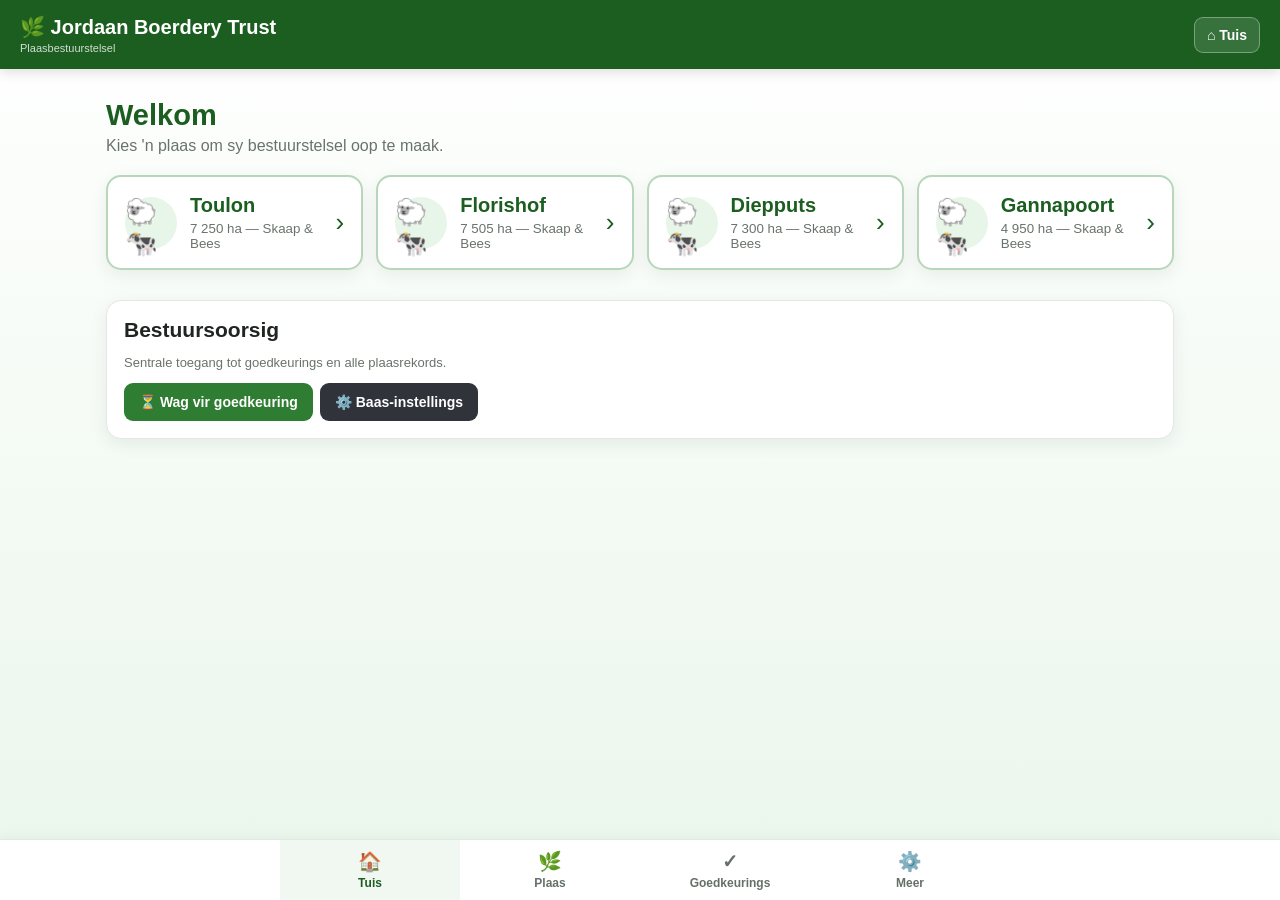
<file: jordaan_boerdery_trust.html>
<!DOCTYPE html>
<html lang="af">
<head>
<meta charset="UTF-8">
<meta name="viewport" content="width=device-width, initial-scale=1.0">
<title>Jordaan Boerdery Trust | Plaasbestuur</title>
<meta name="theme-color" content="#1b5e20">
<style>
:root{--green:#1b5e20;--green2:#2e7d32;--pale:#e8f5e9;--ink:#202522;--muted:#68736b;--line:#e2e8e3;--orange:#b66a22;--red:#b3261e;--shadow:0 5px 18px #10201512}
*{box-sizing:border-box}body{margin:0;font-family:Arial,Helvetica,sans-serif;color:var(--ink);background:linear-gradient(#ffffffdf,#e8f5e9e8),url('https://images.unsplash.com/photo-1500595046743-cd271d694d30?w=1600&q=80') center/cover fixed;min-height:100vh}
header{background:var(--green);color:white;padding:15px 20px;display:flex;align-items:center;justify-content:space-between;gap:12px;box-shadow:0 3px 12px #0002;position:sticky;top:0;z-index:5}
.brand{font-size:20px;font-weight:700}.brand small{display:block;font-size:11px;font-weight:400;opacity:.8;margin-top:3px}
header button{width:auto;background:#ffffff20;border:1px solid #ffffff55;padding:9px 12px}
main{max-width:1100px;margin:auto;padding:20px 16px 100px}.screen{display:none}.screen.active{display:block}
h1{font-size:29px;color:var(--green);margin:10px 0 5px}h2{font-size:21px;margin:0 0 12px}h3{font-size:17px;margin:0 0 8px}.sub{color:var(--muted);margin:0 0 20px}
.grid{display:grid;grid-template-columns:repeat(auto-fit,minmax(220px,1fr));gap:13px}
.card{background:#fff;border:1px solid var(--line);border-radius:15px;padding:17px;box-shadow:var(--shadow);margin-bottom:14px}
.farm-card{cursor:pointer;display:flex;align-items:center;gap:13px;border:2px solid #b6d7b9;transition:.15s}.farm-card:hover{border-color:var(--green2);transform:translateY(-2px)}
.farm-icon{width:52px;height:52px;border-radius:50%;background:var(--pale);display:grid;place-items:center;font-size:26px;flex-shrink:0}.farm-card strong{font-size:20px;color:var(--green)}.farm-card small{display:block;color:var(--muted);margin-top:4px}.arrow{margin-left:auto;color:var(--green);font-size:26px}
.toolbar{display:flex;gap:9px;flex-wrap:wrap;align-items:center;margin:12px 0 16px}.toolbar .grow{flex:1}
button,.btn{border:0;border-radius:9px;background:var(--green2);color:white;padding:11px 15px;font-size:14px;font-weight:700;cursor:pointer;text-decoration:none;display:inline-flex;align-items:center;justify-content:center;gap:6px}
button:hover,.btn:hover{filter:brightness(.94)}button.secondary{background:#30343a}button.light{background:#edf5ee;color:var(--green)}button.warn{background:#b66a22}button.danger{background:var(--red)}button.gray{background:#748078}
input,select,textarea{width:100%;border:1px solid #ccd6ce;border-radius:8px;padding:11px;font:inherit;background:white;color:var(--ink);margin-top:5px}
textarea{min-height:85px;resize:vertical}label{font-size:13px;font-weight:700;color:#455149;display:block;margin:10px 0}
.form-grid{display:grid;grid-template-columns:repeat(auto-fit,minmax(190px,1fr));gap:0 13px}
.stat{font-size:27px;font-weight:700;color:var(--green);margin:6px 0}.muted{color:var(--muted);font-size:13px}
.list{display:grid;gap:9px}.list-item{display:flex;align-items:center;gap:12px;background:#fff;border:1px solid var(--line);padding:13px;border-radius:11px;cursor:pointer}.list-item:hover{border-color:#8dbb92}.list-item .grow{flex:1}.list-item strong{display:block}.list-item small{color:var(--muted)}
.pill{display:inline-block;border-radius:20px;padding:4px 9px;background:#e8f5e9;color:var(--green);font-size:11px;font-weight:700}.pill.orange{background:#fff0df;color:#9b5718}.pill.red{background:#ffebee;color:var(--red)}.pill.gray{background:#eef0ef;color:#59625b}
table{width:100%;border-collapse:collapse;background:white}th,td{text-align:left;padding:11px 9px;border-bottom:1px solid var(--line);font-size:13px}th{color:#536056;background:#f5f8f5}td button{padding:7px 9px;font-size:12px}.table-wrap{overflow-x:auto;border:1px solid var(--line);border-radius:10px}
.back{background:#e9f2ea;color:var(--green);margin:0 0 12px}.profile-head{display:flex;align-items:center;gap:15px}.avatar{width:65px;height:65px;border-radius:50%;background:var(--green2);color:white;display:grid;place-items:center;font-size:30px;font-weight:bold}.profile-head .grow{flex:1}.detail-grid{display:grid;grid-template-columns:repeat(auto-fit,minmax(190px,1fr));gap:13px}.detail{padding:10px;background:#f7faf7;border-radius:8px}.detail small{display:block;color:var(--muted);margin-bottom:5px}.detail strong{overflow-wrap:anywhere}
.tabs{display:flex;gap:7px;overflow-x:auto;margin:12px 0}.tabs button{white-space:nowrap;background:#eaf2eb;color:var(--green)}.tabs button.active{background:var(--green);color:white}
.empty{text-align:center;padding:25px;color:var(--muted);background:#fff;border:1px dashed #cbd8cd;border-radius:12px}
.modal{display:none;position:fixed;inset:0;background:#0008;z-index:20;padding:18px;overflow:auto}.modal.show{display:grid;place-items:center}.modal-box{width:min(680px,100%);background:white;border-radius:16px;padding:20px;max-height:92vh;overflow:auto}.modal-head{display:flex;justify-content:space-between;align-items:center;gap:10px}.modal-head button{width:auto;padding:7px 11px}
.bottom-nav{position:fixed;bottom:0;left:0;right:0;background:#fff;border-top:1px solid var(--line);display:flex;justify-content:center;gap:0;z-index:6;box-shadow:0 -3px 12px #0000000a}.bottom-nav button{background:white;color:#657068;border-radius:0;flex:1;max-width:180px;padding:10px 4px;font-size:12px;display:block}.bottom-nav button.active{color:var(--green);background:#f1f7f1}.bottom-nav span{display:block;font-size:19px;margin-bottom:3px}
.notice{padding:12px;border-radius:9px;background:#fff5e9;color:#82501d;font-size:13px;margin:12px 0}.success{background:#edf7ee;color:var(--green)}.actions{display:flex;gap:7px;flex-wrap:wrap}
@media(max-width:600px){header{padding:13px}.brand{font-size:17px}main{padding:14px 12px 95px}h1{font-size:25px}.card{padding:14px}.profile-head{align-items:flex-start}.bottom-nav button{font-size:11px}}
</style>
</head>
<body>
<header><div class="brand">🌿 Jordaan Boerdery Trust<small id="headerFarm">Plaasbestuurstelsel</small></div><button onclick="goHome()">⌂ Tuis</button></header>
<main>
<section id="home" class="screen active">
<h1>Welkom</h1><p class="sub">Kies 'n plaas om sy bestuurstelsel oop te maak.</p>
<div class="grid" id="farmList"></div>
<div class="card" style="margin-top:16px"><h2>Bestuursoorsig</h2><p class="muted">Sentrale toegang tot goedkeurings en alle plaasrekords.</p><div class="actions"><button onclick="showApprovals()">⏳ Wag vir goedkeuring</button><button class="secondary" onclick="showBossSettings()">⚙️ Baas-instellings</button></div></div>
</section>
<section id="dashboard" class="screen">
<button class="back" onclick="goHome()">← Terug na plase</button><h1 id="farmTitle"></h1><p class="sub" id="farmSubtitle"></p>
<div class="grid">
<div class="card"><h3>👷 Werkers</h3><div class="stat" id="workerCount">0</div><p class="muted">Geregistreerde werkers</p><button onclick="openSection('workers')">Open Werkers</button></div>
<div class="card"><h3>🐑 Kampe & Vee</h3><div class="stat" id="campCount">0</div><p class="muted">Geregistreerde kampe</p><button onclick="openSection('camps')">Open Kampe & Vee</button></div>
<div class="card"><h3>🚜 Voertuie & Voorraad</h3><div class="stat" id="vehicleCount">0</div><p class="muted">Geregistreerde voertuie</p><button onclick="openSection('vehicles')">Open Voertuie & Voorraad</button></div>
<div class="card"><h3>🧾 Aankope</h3><div class="stat" id="receiptCount">0</div><p class="muted">Opgelaaide strokies</p><button onclick="openSection('purchases')">Open Aankope</button></div>
</div>
<div class="card"><h2>Vinnige aksies</h2><div class="actions"><button onclick="showApprovals()">Sien goedkeurings</button><button class="light" onclick="openSection('workers')">+ Voeg werker by</button><button class="light" onclick="openSection('camps')">+ Voeg kamp by</button></div></div>
</section>
<section id="workers" class="screen">
<button class="back" onclick="showDashboard()">← Terug na dashboard</button><h1>Werkers</h1><p class="sub" id="workersFarm"></p>
<div class="toolbar"><input class="grow" id="workerSearch" placeholder="Soek werker se naam..." oninput="renderWorkers()"><button onclick="workerForm()">+ Voeg werker by</button></div><div id="workerList" class="list"></div>
</section>
<section id="workerProfile" class="screen">
<button class="back" onclick="openSection('workers')">← Terug na werkers</button><div id="workerProfileContent"></div>
</section>
<section id="camps" class="screen">
<button class="back" onclick="showDashboard()">← Terug na dashboard</button><h1>Kampe & Vee</h1><p class="sub" id="campsFarm"></p>
<div class="toolbar"><div class="grow"></div><button onclick="campForm()">+ Voeg kamp by</button></div><div id="campList" class="grid"></div>
</section>
<section id="campDetail" class="screen">
<button class="back" onclick="openSection('camps')">← Terug na kampe</button><div id="campDetailContent"></div>
</section>
<section id="vehicles" class="screen">
<button class="back" onclick="showDashboard()">← Terug na dashboard</button><h1>Voertuie & Voorraad</h1><p class="sub" id="vehiclesFarm"></p>
<div class="tabs"><button id="tabVehicles" class="active" onclick="vehicleTab('vehicles')">🚜 Voertuie</button><button id="tabStock" onclick="vehicleTab('stock')">📦 Voorraad</button></div><div id="vehicleContent"></div>
</section>
<section id="purchases" class="screen">
<button class="back" onclick="showDashboard()">← Terug na dashboard</button><h1>Aankope</h1><p class="sub" id="purchasesFarm"></p>
<div class="card"><h2>Laai strokie of faktuur op</h2><form id="receiptForm"><label>Winkel / Verskaffer<input name="vendor" required placeholder="bv. Plaaswinkel"></label><div class="form-grid"><label>Datum<input name="date" type="date" required></label><label>Bedrag (R)<input name="amount" type="number" min="0" step=".01" placeholder="0.00"></label></div><label>Beskrywing<textarea name="description" placeholder="Wat is aangekoop?"></textarea></label><label>Strokie / Faktuur (foto of PDF)<input name="file" type="file" accept="image/*,.pdf" required></label><button type="submit">Laai strokie op</button></form></div>
<h2>Opgelaaide strokies</h2><div id="receiptList" class="list"></div>
</section>
<section id="approvals" class="screen">
<button class="back" onclick="goHome()">← Terug</button><h1>Baas se goedkeurings</h1><p class="sub">Verlofaansoeke en voorraadbestellings wat aandag benodig.</p><div id="approvalList"></div>
</section>
<section id="bossSettings" class="screen">
<button class="back" onclick="goHome()">← Terug</button><h1>Baas-instellings</h1><div class="card"><h2>WhatsApp-kennisgewings</h2><p class="muted">Voer die baas se selfoonnommer in internasionale formaat in, bv. 27821234567. Die stelsel sal WhatsApp oopmaak met die aansoekboodskap gereed om te stuur.</p><label>Baas se WhatsApp-nommer<input id="bossPhone" placeholder="27821234567"></label><button onclick="saveBossPhone()">Stoor nommer</button></div><div class="notice">Hierdie weergawe is 'n werkende voorkant-prototipe. Rekords word op hierdie toestel se blaaier gestoor. Vir verskeie gebruikers, aanlyn sinkronisering, veilige aanmeldings en outomatiese SMS/WhatsApp-kennisgewings is 'n databasis en bediener nodig.</div></section>
</main>
<nav class="bottom-nav"><button class="active" onclick="goHome()" id="navHome"><span>🏠</span>Tuis</button><button onclick="showDashboard()" id="navFarm"><span>🌿</span>Plaas</button><button onclick="showApprovals()" id="navApprovals"><span>✓</span>Goedkeurings</button><button onclick="showBossSettings()" id="navSettings"><span>⚙️</span>Meer</button></nav>
<div class="modal" id="modal"><div class="modal-box"><div class="modal-head"><h2 id="modalTitle">Vorm</h2><button class="secondary" onclick="closeModal()">✕</button></div><div id="modalBody"></div></div></div>
<script>
const farms={Toulon:{ha:'7 250 ha',type:'Skaap & Bees'},Florishof:{ha:'7 505 ha',type:'Skaap & Bees'},Diepputs:{ha:'7 300 ha',type:'Skaap & Bees'},Gannapoort:{ha:'4 950 ha',type:'Skaap & Bees'}};
let db=JSON.parse(localStorage.getItem('jordaanFarmDB')||'{}'),farm='Toulon',currentWorker=null,currentCamp=null,currentVehicleTab='vehicles';
function ensure(){Object.keys(farms).forEach(f=>{db[f]??={workers:[],camps:[],vehicles:[],stock:[],receipts:[],requests:[]}});save()}
function save(){localStorage.setItem('jordaanFarmDB',JSON.stringify(db))}
function esc(s=''){return String(s).replace(/[&<>"']/g,c=>({'&':'&amp;','<':'&lt;','>':'&gt;','"':'&quot;',"'":'&#39;'}[c]))}
function id(){return Date.now().toString(36)+Math.random().toString(36).slice(2,7)}
function data(){return db[farm]}
function show(id){document.querySelectorAll('.screen').forEach(x=>x.classList.remove('active'));document.getElementById(id).classList.add('active');window.scrollTo(0,0)}
function nav(active){document.querySelectorAll('.bottom-nav button').forEach(b=>b.classList.remove('active'));document.getElementById(active)?.classList.add('active')}
function renderHome(){document.getElementById('farmList').innerHTML=Object.entries(farms).map(([n,v])=>`<div class="card farm-card" onclick="selectFarm('${n}')"><div class="farm-icon">🐑🐄</div><div><strong>${n}</strong><small>${v.ha} — ${v.type}</small></div><div class="arrow">›</div></div>`).join('')}
function goHome(){show('home');nav('navHome');document.getElementById('headerFarm').textContent='Plaasbestuurstelsel'}
function selectFarm(n){farm=n;document.getElementById('headerFarm').textContent=n;showDashboard()}
function showDashboard(){if(!farm){goHome();return}let d=data();document.getElementById('farmTitle').textContent=farm;document.getElementById('farmSubtitle').textContent=farms[farm].ha+' — '+farms[farm].type;document.getElementById('workerCount').textContent=d.workers.length;document.getElementById('campCount').textContent=d.camps.length;document.getElementById('vehicleCount').textContent=d.vehicles.length;document.getElementById('receiptCount').textContent=d.receipts.length;show('dashboard');nav('navFarm')}
function openSection(s){if(s==='workers'){document.getElementById('workersFarm').textContent=farm;renderWorkers()}if(s==='camps'){document.getElementById('campsFarm').textContent=farm;renderCamps()}if(s==='vehicles'){document.getElementById('vehiclesFarm').textContent=farm;vehicleTab('vehicles')}if(s==='purchases'){document.getElementById('purchasesFarm').textContent=farm;renderReceipts()}show(s)}
function modal(title,body){document.getElementById('modalTitle').textContent=title;document.getElementById('modalBody').innerHTML=body;document.getElementById('modal').classList.add('show')}
function closeModal(){document.getElementById('modal').classList.remove('show')}
function workerForm(w=null){let x=w||{};modal(w?'Wysig werker':'Voeg nuwe werker by',`<form id="workerForm"><div class="form-grid">${field('name','Volle naam',x.name,'text',true)}${field('idno','ID-nommer',x.idno)}${field('phone','Selfoonnommer',x.phone,'tel')}${field('address','Woonplek',x.address)}${field('start','Begin datum',x.start,'date')}${field('salary','Salaris per maand (R)',x.salary,'number')}${field('role','Posisie / Werk',x.role)}${field('leaveDays','Verlofdae beskikbaar',x.leaveDays??12,'number')}</div><label>Notas<textarea name="notes">${esc(x.notes||'')}</textarea></label><button type="submit">Stoor profiel</button></form>`);
document.getElementById('workerForm').onsubmit=e=>{e.preventDefault();let o=Object.fromEntries(new FormData(e.target));o.salary=Number(o.salary||0);o.leaveDays=Number(o.leaveDays||0);if(w)Object.assign(w,o);else data().workers.push({...o,id:id(),leaves:[],complaints:[],warnings:[]});save();closeModal();renderWorkers();showDashboardIfNeeded()}}
function field(n,l,v='',type='text',req=false){return `<label>${l}<input name="${n}" type="${type}" value="${esc(v??'')}" ${req?'required':''}></label>`}
function renderWorkers(){let q=(document.getElementById('workerSearch')?.value||'').toLowerCase();let a=data().workers.filter(w=>w.name.toLowerCase().includes(q));document.getElementById('workerList').innerHTML=a.length?a.map(w=>`<div class="list-item" onclick="openWorker('${w.id}')"><div class="avatar" style="width:43px;height:43px;font-size:20px">${esc((w.name||'?').charAt(0).toUpperCase())}</div><div class="grow"><strong>${esc(w.name)}</strong><small>${esc(w.role||'Werker')} · ${esc(w.address||'Geen woonplek aangedui')}</small></div><span class="pill">${w.leaveDays??0} verlofdae</span><span class="arrow">›</span></div>`).join(''):'<div class="empty">Geen werkers geregistreer nie. Gebruik “Voeg werker by” om te begin.</div>'}
function openWorker(wid){let w=data().workers.find(x=>x.id===wid);if(!w)return;currentWorker=wid;let leaves=w.leaves||[],last=leaves.filter(x=>x.status==='Goedgekeur').slice(-1)[0];document.getElementById('workerProfileContent').innerHTML=`<div class="card"><div class="profile-head"><div class="avatar">${esc((w.name||'?').charAt(0).toUpperCase())}</div><div class="grow"><h2>${esc(w.name)}</h2><span class="pill">Aktief</span></div><button onclick="workerForm(data().workers.find(x=>x.id==='${wid}'))">Wysig profiel</button></div><hr style="border:0;border-top:1px solid var(--line);margin:17px 0"><div class="detail-grid">${detail('Volle naam',w.name)}${detail('ID-nommer',w.idno)}${detail('Selfoon',w.phone)}${detail('Woonplek',w.address)}${detail('Begin datum',w.start)}${detail('Salaris','R '+Number(w.salary||0).toLocaleString('en-ZA')+' / maand')}${detail('Posisie',w.role)}${detail('Verlofdae oor',w.leaveDays??0)}${detail('Laaste verlof',last?last.from+' tot '+last.to:'Geen goedgekeurde verlof')}</div></div>
<div class="card"><div class="toolbar"><h2 class="grow">Verlof</h2><button onclick="leaveForm('${wid}')">+ Voeg verlof by</button></div><div id="leaveList">${leaves.length?leaves.map(l=>`<div class="list-item"><div class="grow"><strong>${esc(l.from)} tot ${esc(l.to)}</strong><small>${esc(l.reason||'Geen rede aangedui')}</small></div><span class="pill ${l.status==='Goedgekeur'?'':'orange'}">${esc(l.status)}</span></div>`).join(''):'<p class="muted">Geen verlofaansoeke nie.</p>'}</div></div>
<div class="card"><div class="toolbar"><h2 class="grow">Klagtes</h2><button class="light" onclick="noteForm('${wid}','complaints')">+ Voeg klagte by</button></div>${notesHtml(w.complaints)}</div>
<div class="card"><div class="toolbar"><h2 class="grow">Waarskuwings</h2><button class="warn" onclick="noteForm('${wid}','warnings')">+ Voeg waarskuwing by</button></div>${notesHtml(w.warnings)}</div>
<div class="actions"><button class="danger" onclick="removeWorker('${wid}')">Verwyder werker</button></div>`;show('workerProfile')}
function detail(k,v){return `<div class="detail"><small>${k}</small><strong>${esc(v||'Nie verskaf nie')}</strong></div>`}
function notesHtml(arr=[]){return arr.length?arr.map(n=>`<div class="list-item"><div class="grow"><strong>${esc(n.date||'')} · ${esc(n.title||'')}</strong><small>${esc(n.text||'')}</small></div></div>`).join(''):'<p class="muted">Geen rekords nie.</p>'}
function removeWorker(wid){if(!confirm('Is jy seker jy wil hierdie werker verwyder?'))return;data().workers=data().workers.filter(w=>w.id!==wid);save();openSection('workers')}
function noteForm(wid,type){modal(type==='complaints'?'Voeg klagte by':'Voeg waarskuwing by',`<form id="noteForm">${field('date','Datum',new Date().toISOString().slice(0,10),'date',true)}${field('title','Opskrif','') }<label>Beskrywing<textarea name="text" required></textarea></label><button>Stoor</button></form>`);document.getElementById('noteForm').onsubmit=e=>{e.preventDefault();let w=data().workers.find(x=>x.id===wid);w[type]??=[];w[type].push(Object.fromEntries(new FormData(e.target)));save();closeModal();openWorker(wid)}}
function leaveForm(wid){modal('Verlofaansoek',`<form id="leaveForm"><div class="form-grid">${field('from','Eerste dag','', 'date',true)}${field('to','Laaste dag','', 'date',true)}</div><label>Rede vir verlof<textarea name="reason" required></textarea></label><label>Werker se selfoonnommer (vir rekord)<input name="phone" value="${esc(data().workers.find(w=>w.id===wid)?.phone||'')}"></label><button>Stuur aansoek</button></form>`);document.getElementById('leaveForm').onsubmit=e=>{e.preventDefault();let w=data().workers.find(x=>x.id===wid),o=Object.fromEntries(new FormData(e.target));let req={...o,id:id(),type:'leave',workerId:wid,workerName:w.name,farm,status:'Wag vir goedkeuring'};data().requests.push(req);w.leaves??=[];w.leaves.push(req);save();let boss=localStorage.getItem('jordaanBossPhone')||'';let msg=`Verlofaansoek: ${w.name} (${farm})\\nVan: ${o.from}\\nTot: ${o.to}\\nRede: ${o.reason}\\nGoedkeur of keur af in die Jordaan Boerdery-app.`;closeModal();openWorker(wid);if(boss){window.open('https://wa.me/'+boss+'?text='+encodeURIComponent(msg),'_blank')}else alert('Aansoek gestoor. Stel eers die baas se WhatsApp-nommer by Meer > Baas-instellings in om die kennisgewing te stuur.');}}
function showDashboardIfNeeded(){if(document.getElementById('dashboard').classList.contains('active'))showDashboard()}
function campForm(c=null){let x=c||{};modal(c?'Wysig kamp':'Voeg kamp by',`<form id="campForm">${field('name','Kampnaam',x.name,'text',true)}<label>Vee tipe<select name="type"><option ${x.type==='Skaap'?'selected':''}>Skaap</option><option ${x.type==='Bees'?'selected':''}>Bees</option></select></label><div class="form-grid">${(x.type==='Bees'?['buls','koeie','kalfies']:['ramme','ooie','lamers']).map(k=>field(k,k.charAt(0).toUpperCase()+k.slice(1),x[k]??0,'number')).join('')}</div><button>Stoor kamp</button></form>`);document.getElementById('campForm').onsubmit=e=>{e.preventDefault();let o=Object.fromEntries(new FormData(e.target));['ramme','ooie','lamers','buls','koeie','kalfies'].forEach(k=>o[k]=Number(o[k]||0));if(c)Object.assign(c,o);else data().camps.push({...o,id:id()});save();closeModal();renderCamps();showDashboardIfNeeded()}}
function renderCamps(){let a=data().camps;document.getElementById('campList').innerHTML=a.length?a.map(c=>`<div class="card" onclick="openCamp('${c.id}')" style="cursor:pointer"><h2>🌿 ${esc(c.name)}</h2><span class="pill">${esc(c.type)}</span><div class="stat">${c.type==='Skaap'?c.ramme+c.ooie+c.lamers:c.buls+c.koeie+c.kalfies}</div><p class="muted">Totale diere · Klik om besonderhede te sien</p></div>`).join(''):'<div class="empty">Geen kampe is nog bygevoeg nie.</div>'}
function openCamp(cid){let c=data().camps.find(x=>x.id===cid);if(!c)return;currentCamp=cid;let keys=c.type==='Skaap'?['ramme','ooie','lamers']:['buls','koeie','kalfies'];document.getElementById('campDetailContent').innerHTML=`<h1>${esc(c.name)}</h1><p class="sub">${esc(c.type)} · ${farm}</p><div class="card"><div class="toolbar"><h2 class="grow">Dieregetalle</h2><button onclick="campForm(data().camps.find(x=>x.id==='${cid}'))">Wysig getalle</button></div><div class="detail-grid">${keys.map(k=>detail(k.charAt(0).toUpperCase()+k.slice(1),c[k]||0)).join('')}</div><div class="stat">Totaal: ${keys.reduce((s,k)=>s+Number(c[k]||0),0)}</div></div><button class="danger" onclick="removeCamp('${cid}')">Verwyder kamp</button>`;show('campDetail')}
function removeCamp(cid){if(confirm('Verwyder hierdie kamp?')){data().camps=data().camps.filter(c=>c.id!==cid);save();openSection('camps')}}
function vehicleTab(tab){currentVehicleTab=tab;document.getElementById('tabVehicles').classList.toggle('active',tab==='vehicles');document.getElementById('tabStock').classList.toggle('active',tab==='stock');renderVehicleContent()}
function renderVehicleContent(){let el=document.getElementById('vehicleContent');if(currentVehicleTab==='vehicles'){let a=data().vehicles;el.innerHTML=`<div class="toolbar"><div class="grow"></div><button onclick="vehicleForm()">+ Voeg voertuig by</button></div>${a.length?`<div class="list">${a.map(v=>`<div class="card"><div class="toolbar"><h2 class="grow">${esc(v.name)}</h2><button class="light" onclick="vehicleForm(data().vehicles.find(x=>x.id==='${v.id}'))">Wysig</button></div><div class="detail-grid">${detail('Job card',v.job)}${detail('Registrasie / lisensie',v.license)}${detail('Kilometers',v.km)}${detail('Laaste diens',v.service)}${detail('Volgende diens',v.nextService)}</div></div>`).join('')}</div>`:'<div class="empty">Geen voertuie geregistreer nie.</div>'}`}else{let a=data().stock;el.innerHTML=`<div class="toolbar"><div class="grow"></div><button onclick="stockForm()">+ Voeg voorraaditem by</button><button class="warn" onclick="stockRequestForm()">+ Versoek aankoop</button></div>${a.length?`<div class="table-wrap"><table><thead><tr><th>Item</th><th>Aantal</th><th>Eenheid</th><th></th></tr></thead><tbody>${a.map(s=>`<tr><td>${esc(s.name)}</td><td>${s.qty}</td><td>${esc(s.unit)}</td><td><button class="light" onclick="stockForm(data().stock.find(x=>x.id==='${s.id}'))">Wysig</button></td></tr>`).join('')}</tbody></table></div>`:'<div class="empty">Geen voorraaditems nie.</div>'}`}}
function vehicleForm(v=null){let x=v||{};modal(v?'Wysig voertuig':'Voeg voertuig by',`<form id="vehicleForm">${field('name','Voertuig / beskrywing',x.name,'text',true)}<div class="form-grid">${field('job','Job card nommer',x.job)}${field('license','Registrasie / lisensie nommer',x.license)}${field('km','Huidige kilometers',x.km,'number')}${field('service','Laaste diens datum',x.service,'date')}${field('nextService','Volgende diens / kilometers',x.nextService)}</div><label>Notas<textarea name="notes">${esc(x.notes||'')}</textarea></label><button>Stoor voertuig</button></form>`);document.getElementById('vehicleForm').onsubmit=e=>{e.preventDefault();let o=Object.fromEntries(new FormData(e.target));if(v)Object.assign(v,o);else data().vehicles.push({...o,id:id()});save();closeModal();renderVehicleContent()}}
function stockForm(s=null){let x=s||{};modal(s?'Wysig voorraad':'Voeg voorraaditem by',`<form id="stockForm">${field('name','Item se naam',x.name,'text',true)}<div class="form-grid">${field('qty','Aantal beskikbaar',x.qty??0,'number')}${field('unit','Eenheid (bv. sakke, liter)',x.unit||'eenhede')}</div><button>Stoor voorraad</button></form>`);document.getElementById('stockForm').onsubmit=e=>{e.preventDefault();let o=Object.fromEntries(new FormData(e.target));o.qty=Number(o.qty||0);if(s)Object.assign(s,o);else data().stock.push({...o,id:id()});save();closeModal();renderVehicleContent()}}
function stockRequestForm(){modal('Versoek voorraad-aankoop',`<form id="stockReq">${field('item','Item / produk','', 'text',true)}<div class="form-grid">${field('qty','Hoeveelheid','1','number',true)}${field('vendor','Winkel / verskaffer','')}</div><label>Rede / notas<textarea name="reason"></textarea></label><button>Stuur vir baas se goedkeuring</button></form>`);document.getElementById('stockReq').onsubmit=e=>{e.preventDefault();let o=Object.fromEntries(new FormData(e.target));data().requests.push({...o,id:id(),type:'stock',farm,status:'Wag vir goedkeuring'});save();closeModal();renderVehicleContent();alert('Aankoopversoek is aan die baas se goedkeuringslys gestuur.')}}
document.getElementById('receiptForm').onsubmit=async e=>{e.preventDefault();let f=e.target.file.files[0];if(!f)return;let reader=new FileReader();reader.onload=()=>{data().receipts.unshift({id:id(),vendor:e.target.vendor.value,date:e.target.date.value,amount:e.target.amount.value,description:e.target.description.value,fileName:f.name,data:reader.result});save();e.target.reset();renderReceipts()};reader.readAsDataURL(f)}
function renderReceipts(){let a=data().receipts;document.getElementById('receiptList').innerHTML=a.length?a.map(r=>`<div class="list-item"><div class="grow"><strong>${esc(r.vendor)} · ${esc(r.date)}</strong><small>${esc(r.fileName)} ${r.amount?'· R '+esc(r.amount):''}</small><small>${esc(r.description)}</small></div><button class="light" onclick="viewReceipt('${r.id}')">Bekyk</button></div>`).join(''):'<div class="empty">Geen strokies opgelaai nie.</div>'}
function viewReceipt(rid){let r=data().receipts.find(x=>x.id===rid);if(!r)return;let isPdf=r.fileName.toLowerCase().endsWith('.pdf');modal('Strokie: '+r.vendor,`<p>${esc(r.date)} · ${r.amount?'R '+esc(r.amount):''}</p>${isPdf?`<a class="btn" href="${r.data}" target="_blank">Maak PDF oop</a>`:`<img src="${r.data}" style="width:100%;height:auto;border-radius:8px">`}<p class="muted">${esc(r.fileName)}</p><button class="danger" onclick="deleteReceipt('${rid}')">Verwyder strokie</button>`)}
function deleteReceipt(rid){if(confirm('Verwyder hierdie strokie?')){data().receipts=data().receipts.filter(r=>r.id!==rid);save();closeModal();renderReceipts()}}
function showApprovals(){let reqs=[];Object.entries(db).forEach(([f,d])=>(d.requests||[]).filter(r=>r.status==='Wag vir goedkeuring').forEach(r=>reqs.push({...r,_farm:f})));document.getElementById('approvalList').innerHTML=reqs.length?reqs.map(r=>`<div class="card"><div class="toolbar"><h2 class="grow">${r.type==='leave'?'🏖️ Verlofaansoek':'📦 Voorraad-aankoop'}</h2><span class="pill orange">Wag vir goedkeuring</span></div><p><strong>Plaas:</strong> ${esc(r._farm)}</p>${r.type==='leave'?`<p><strong>Werker:</strong> ${esc(r.workerName)}<br><strong>Datums:</strong> ${esc(r.from)} tot ${esc(r.to)}<br><strong>Rede:</strong> ${esc(r.reason)}</p>`:`<p><strong>Item:</strong> ${esc(r.item)}<br><strong>Hoeveelheid:</strong> ${esc(r.qty)}<br><strong>Winkel:</strong> ${esc(r.vendor)}<br><strong>Rede:</strong> ${esc(r.reason)}</p>`}<div class="actions"><button onclick="decideRequest('${r._farm}','${r.id}',true)">✓ Keur goed</button><button class="danger" onclick="decideRequest('${r._farm}','${r.id}',false)">✕ Keur af</button></div></div>`).join(''):'<div class="empty">Daar is tans geen versoeke wat wag vir goedkeuring nie.</div>';show('approvals');nav('navApprovals')}
function decideRequest(f,rid,yes){let d=db[f],r=d.requests.find(x=>x.id===rid);if(!r)return;r.status=yes?'Goedgekeur':'Afgekeur';if(r.type==='leave'){let w=d.workers.find(x=>x.id===r.workerId);if(w){let l=w.leaves.find(x=>x.id===rid);if(l)l.status=r.status;if(yes){let days=Math.max(1,Math.round((new Date(r.to)-new Date(r.from))/86400000)+1);w.leaveDays=Math.max(0,Number(w.leaveDays||0)-days)}}}save();showApprovals()}
function showBossSettings(){document.getElementById('bossPhone').value=localStorage.getItem('jordaanBossPhone')||'';show('bossSettings');nav('navSettings')}
function saveBossPhone(){let p=document.getElementById('bossPhone').value.replace(/\D/g,'');localStorage.setItem('jordaanBossPhone',p);alert('Baas se nommer is gestoor.')}
ensure();renderHome();
</script>
</body></html>
</file>
